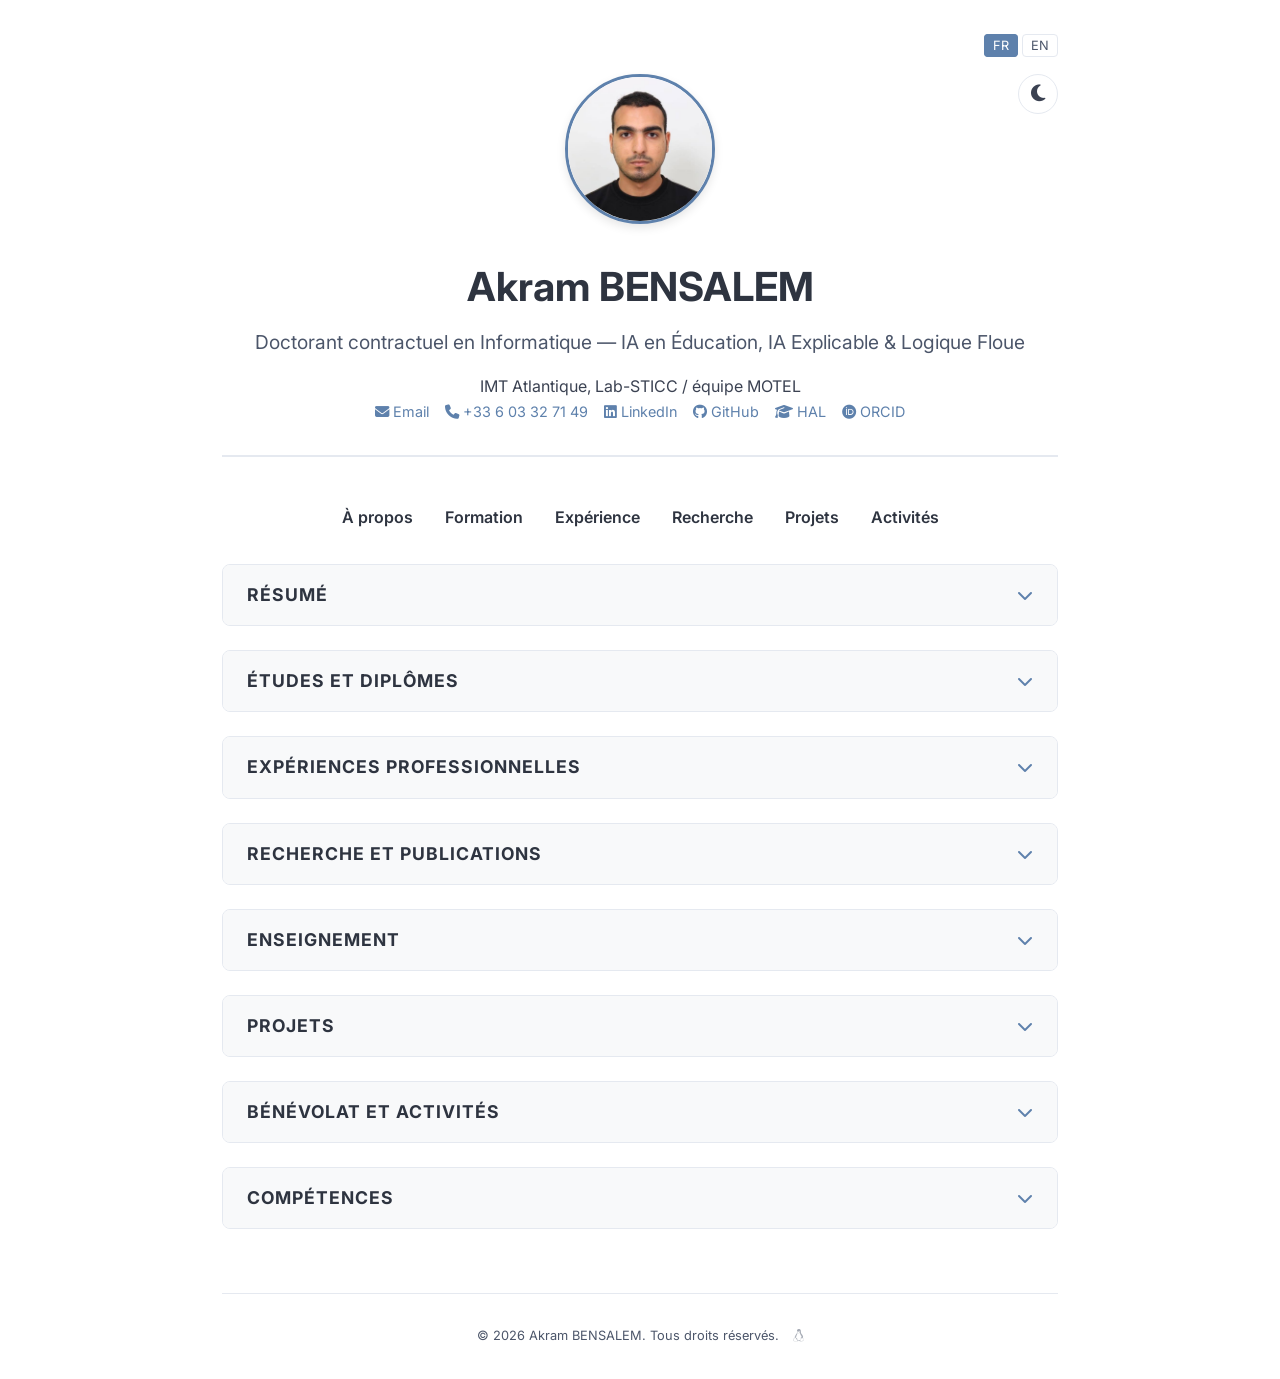
<file: index.html>
<!DOCTYPE html>
<html lang="fr">
<head>
    <meta charset="UTF-8">
    <meta name="viewport" content="width=device-width, initial-scale=1.0">
    <meta name="google-site-verification" content="VL-_S4IB45gF0ubqnOLcpD05J_iq4og1DJd984KkzLA" />
    <title>Akram BENSALEM - Doctorant en Informatique | IA & Éducation</title>
    <meta name="description" content="Site personnel académique d'Akram BENSALEM, doctorant à IMT Atlantique. Spécialiste en IA explicable, logique floue et analyse de données éducatives.">
    <meta name="keywords" content="Akram BENSALEM, IA, Education, XAI, Logique Floue, IMT Atlantique, Lab-STICC, Informatique">
    <link rel="stylesheet" href="style.css">
    <link rel="stylesheet" href="https://cdnjs.cloudflare.com/ajax/libs/font-awesome/6.4.0/css/all.min.css">
    <link rel="preconnect" href="https://fonts.googleapis.com">
    <link rel="preconnect" href="https://fonts.gstatic.com" crossorigin>
    <link href="https://fonts.googleapis.com/css2?family=Inter:wght@400;600;700&display=swap" rel="stylesheet">
    <link rel="alternate" hreflang="fr" href="https://akrambensalem.me/index.html" />
    <link rel="alternate" hreflang="en" href="https://akrambensalem.me/en.html" />
    <link rel="alternate" hreflang="x-default" href="https://akrambensalem.me/index.html" />
</head>
<body>
    <div class="lang-switch">
        <a href="index.html" class="active">FR</a>
        <a href="en.html">EN</a>
    </div>

    <header>
        <button class="theme-toggle" id="theme-toggle" title="Changer de mode">
            <i class="fas fa-moon"></i>
        </button>
        <img src="assets/profile.jpg" alt="Akram BENSALEM" class="profile-photo">
        <h1>Akram BENSALEM</h1>
        <p class="subtitle">Doctorant contractuel en Informatique — IA en Éducation, IA Explicable & Logique Floue</p>
        <p>IMT Atlantique, Lab-STICC / équipe MOTEL</p>
        <div class="contact-info">
            <a href="mailto:akram.bensalem@imt-atlantique.fr"><i class="fas fa-envelope"></i> Email</a>
            <a href="tel:+33603327149"><i class="fas fa-phone"></i> +33 6 03 32 71 49</a>
            <a href="https://linkedin.com/in/akrambensalem" target="_blank"><i class="fab fa-linkedin"></i> LinkedIn</a>
            <a href="https://github.com/AkramBensalem" target="_blank"><i class="fab fa-github"></i> GitHub</a>
            <a href="https://cv.hal.science/akram-bensalem" target="_blank"><i class="fas fa-graduation-cap"></i> HAL</a>
            <a href="https://orcid.org/0009-0000-8019-0577" target="_blank"><i class="fab fa-orcid"></i> ORCID</a>
        </div>
    </header>

    <nav>
        <a href="#about">À propos</a>
        <a href="#education">Formation</a>
        <a href="#experience">Expérience</a>
        <a href="#research">Recherche</a>
        <a href="#projects">Projets</a>
        <a href="#activities">Activités</a>
    </nav>

    <section id="about">
        <div class="section-header">
            <h2>Résumé</h2>
            <i class="fas fa-chevron-down"></i>
        </div>
        <div class="section-content">
            <p>Doctorant en informatique en fin de cursus, je me spécialise en IA explicable, en logique floue et en analyse de données. Je conçois des méthodes interprétables, centrées sur l'humain, pour transformer des données complexes en outils d'aide à la décision. Ma soutenance de thèse est prévue au plus tard fin octobre 2026.</p>
        </div>
    </section>

    <section id="education">
        <div class="section-header">
            <h2>Études et Diplômes</h2>
            <i class="fas fa-chevron-down"></i>
        </div>
        <div class="section-content">
            <div class="entry">
                <div class="entry-header">
                    <span class="entry-title">Doctorat en Informatique (contrat doctoral)</span>
                    <span class="entry-location">Brest, France | 2023 — Présent</span>
                </div>
                <div class="entry-details">IMT Atlantique • Lab-STICC / équipe MOTEL • École Doctorale SPIN</div>
                <p><strong>Thèse :</strong> Comprendre et expliquer les inégalités éducatives numériques à l'aide de méthodes de fouille de données et d'apprentissage.</p>
                <p><small>Sous la direction du Pr. Grégory SMITS et l'encadrement de Mme Fahima DJELIL.</small></p>
            </div>
            <div class="entry">
                <div class="entry-header">
                    <span class="entry-title">Master en Informatique</span>
                    <span class="entry-location">Sidi Bel Abbes, Algérie | 2023</span>
                </div>
                <div class="entry-details">École Supérieure d'Informatique (ESI SBA)</div>
                <p>Formation orientée vers la recherche scientifique et l'innovation.</p>
            </div>
            <div class="entry">
                <div class="entry-header">
                    <span class="entry-title">Diplôme d'Ingénieur d'État en Informatique</span>
                    <span class="entry-location">Sidi Bel Abbes, Algérie | 2023</span>
                </div>
                <div class="entry-details">École Supérieure d'Informatique (ESI SBA) • Spécialité ISI</div>
            </div>
        </div>
    </section>

    <section id="experience">
        <div class="section-header">
            <h2>Expériences Professionnelles</h2>
            <i class="fas fa-chevron-down"></i>
        </div>
        <div class="section-content">
            <div class="entry">
                <div class="entry-header">
                    <span class="entry-title">Séjour de recherche doctoral</span>
                    <span class="entry-location">Paris, France | Jan. 2026 — Fév. 2026</span>
                </div>
                <div class="entry-details">Sorbonne Université — LIP6 / équipe LFI</div>
                <p><small>Sous la direction du Pr. Marie-Jeanne Lesot</small></p>
                <ul>
                    <li>Étude des explications contrefactuelles alignées sur l'expertise métier.</li>
                    <li>Projet de recherche sur la perceptibilité des explications pour les experts.</li>
                </ul>
            </div>
            <div class="entry">
                <div class="entry-header">
                    <span class="entry-title">Stage PFE — Algorithmes de supervision</span>
                    <span class="entry-location">Lannion, France | Avr. 2023 — Sept. 2023</span>
                </div>
                <div class="entry-details">Nokia Bell Labs</div>
                <ul>
                    <li>Conception d'un système de cache intelligent en Edge Cloud pour véhicules connectés.</li>
                    <li>Développement de modèles de prédiction basés sur des séries temporelles.</li>
                    <li>Publication acceptée à la conférence SSDBM 2024.</li>
                </ul>
            </div>
            <div class="entry">
                <div class="entry-header">
                    <span class="entry-title">Développeur Backend (Java/Spring Boot)</span>
                    <span class="entry-location">Distance | Déc. 2022 — Mar. 2023</span>
                </div>
                <div class="entry-details">STRABL (Temps partiel)</div>
                <ul>
                    <li>Conception et développement d'APIs pour flux de paiement.</li>
                    <li>Intégration de solutions e-commerce et choix d'architecture.</li>
                </ul>
            </div>
        </div>
    </section>

    <section id="research">
        <div class="section-header">
            <h2>Recherche et Publications</h2>
            <i class="fas fa-chevron-down"></i>
        </div>
        <div class="section-content">
            <p><strong>Domaines :</strong> Human-Centred AI, Fuzzy logic, Explainable AI (XAI), IA en Éducation.</p>
            
            <h3>Axes principaux</h3>
            <ul>
                <li><strong>Vocabulaires flous :</strong> Mesure des désaccords entre experts et impact sur la modélisation.</li>
                <li><strong>XAI :</strong> Algorithme DiCE_GI pour des explications contrefactuelles diversifiées.</li>
                <li><strong>Aide à la décision :</strong> Tableaux de bord pour le système éducatif (Projet GTNum GoData).</li>
            </ul>

            <h3>Publications Scientifiques</h3>
            <div class="publications">
                <ol reversed>
                    <li><strong>Bensalem, A.</strong>, Djelil, F., Lesot, M. J., & Smits, G. (2026). Diversified and Perceptible Counterfactual Examples Leveraging Expert Knowledge. <em>SUM 2026</em>. (Soumis)</li>
                    <li><strong>Bensalem, A.</strong>, Djelil, F., & Smits, G. (2026). DiCE_GI: Diversified Counterfactual Explanations for a Group of Instances. <em>XAI-2026</em>, Fortaleza, Brésil.</li>
                    <li><strong>Bensalem, A.</strong>, Smits, G., Djelil, F., & Lesot, M. J. (2025). Measuring Disagreements between Fuzzy Linguistic Vocabularies in Expert-Driven Data Analysis. <em>FUZZ-IEEE 2025</em>.</li>
                    <li><strong>Bensalem, A.</strong>, Djelil, F., Lesot, M. J., & Smits, G. (2025). Mesurer le désaccord entre vocabulaires d'experts et son impact sur l'analyse de données. <em>LFA 2025</em>.</li>
                    <li><strong>Bensalem, A.</strong>, d'Orazio, L., Lallet, J., & Enrici, A. (2024). VG-Prefetcher Cache: Towards Edge-Based Time Series Data Management Using Visibility Graph Prefetching. <em>SSDBM 2024</em>.</li>
                </ol>
            </div>
        </div>
    </section>

    <section id="teaching">
        <div class="section-header">
            <h2>Enseignement</h2>
            <i class="fas fa-chevron-down"></i>
        </div>
        <div class="section-content">
            <p>Depuis 2023, j'enseigne à IMT Atlantique (environ 91h) :</p>
            <ul>
                <li><strong>Python et Programmation Orientée Objet</strong> (Cours/TD/TP)</li>
                <li><strong>Architecture des applications Web</strong> (TP/Projets Java/Spring Boot)</li>
                <li><strong>Web sémantique et Web de données</strong> (Encadrement de projets)</li>
                <li><strong>Analyse de données éducatives</strong> (Projet PRONTO)</li>
            </ul>
        </div>
    </section>

    <section id="projects">
        <div class="section-header">
            <h2>Projets</h2>
            <i class="fas fa-chevron-down"></i>
        </div>
        <div class="section-content">
            <ul>
                <li><strong><a href="https://gitlab.imt-atlantique.fr/godata-gtnum/prototype" target="_blank">Daside</a></strong> : Prototype d'aide à la décision pour l'Académie de Rennes.</li>
                <li><strong><a href="https://plugins.jetbrains.com/plugin/30897-document-converter" target="_blank">DocumentConverter</a></strong> : Outil open-source JetBrains pour la conversion de PDF (>100 téléchargements).</li>
                <li><strong>DiCE_f & DiCE-GI</strong> : Prototypes de recherche sur les explications contrefactuelles.</li>
            </ul>
        </div>
    </section>

    <section id="activities">
        <div class="section-header">
            <h2>Bénévolat et Activités</h2>
            <i class="fas fa-chevron-down"></i>
        </div>
        <div class="section-content">
            <ul>
                <li><strong>KotlinConf 2024</strong> : Bénévole lors de la conférence annuelle (Copenhague, Danemark).</li>
                <li><strong>Visite d'entreprises</strong> : Accompagnement d'étudiants chez Orange Labs et Ekinops.</li>
                <li><strong>Surveillance d'examen</strong> : Modules de gestion de données et architecture.</li>
            </ul>
        </div>
    </section>

    <section id="skills">
        <div class="section-header">
            <h2>Compétences</h2>
            <i class="fas fa-chevron-down"></i>
        </div>
        <div class="section-content">
            <div class="skills-grid">
                <div class="skill-category">
                    <strong>IA & Données</strong>
                    <p>XAI, Logique Floue, Apprentissage Statistique, Théorie des Graphes</p>
                </div>
                <div class="skill-category">
                    <strong>Développement</strong>
                    <p>Python, Java/Kotlin, R, JavaScript, Bash</p>
                </div>
                <div class="skill-category">
                    <strong>Frameworks</strong>
                    <p>Spring Boot, Vue.js, TensorFlow, PyTorch, Docker</p>
                </div>
                <div class="skill-category">
                    <strong>Langues</strong>
                    <p>Français (Courant), Anglais (Avancé), Arabe (Maternel)</p>
                </div>
            </div>
        </div>
    </section>

    <footer>
        <p>&copy; 2026 Akram BENSALEM. Tous droits réservés. <i class="fab fa-linux secret-penguin" id="secret-penguin" style="cursor: pointer; opacity: 0.5; margin-left: 10px;"></i></p>
    </footer>

    <script>
        // Theme Toggle
        const themeToggle = document.getElementById('theme-toggle');
        const body = document.body;
        const icon = themeToggle.querySelector('i');

        // Load saved theme
        const savedTheme = localStorage.getItem('theme');
        if (savedTheme) {
            body.setAttribute('data-theme', savedTheme);
            updateThemeIcon(savedTheme);
        }

        themeToggle.addEventListener('click', () => {
            const currentTheme = body.getAttribute('data-theme');
            const newTheme = currentTheme === 'dark' ? 'light' : 'dark';
            
            body.setAttribute('data-theme', newTheme);
            localStorage.setItem('theme', newTheme);
            updateThemeIcon(newTheme);
        });

        function updateThemeIcon(theme) {
            if (theme === 'dark') {
                icon.classList.remove('fa-moon');
                icon.classList.add('fa-sun');
            } else {
                icon.classList.remove('fa-sun');
                icon.classList.add('fa-moon');
            }
        }

        // Collapsible Sections
        const sections = document.querySelectorAll('section');
        sections.forEach(section => {
            const header = section.querySelector('.section-header');
            header.addEventListener('click', () => {
                section.classList.toggle('active');
            });
        });

        // Expand section on nav click
        document.querySelectorAll('nav a').forEach(anchor => {
            anchor.addEventListener('click', function(e) {
                const targetId = this.getAttribute('href').substring(1);
                const targetSection = document.getElementById(targetId);
                if (targetSection) {
                    targetSection.classList.add('active');
                }
            });
        });

        // Secret Penguin Logic
        document.getElementById('secret-penguin').addEventListener('click', () => {
            const pin = prompt('Un endroit reservé pour les pingouins seulement :');
            if (pin === '10-11-2023') {
                window.location.href = 'pingouin.html';
            } else if (pin !== null) {
                alert('Code incorrect, mon pingouin !');
            }
        });
    </script>
</body>
</html>
</file>
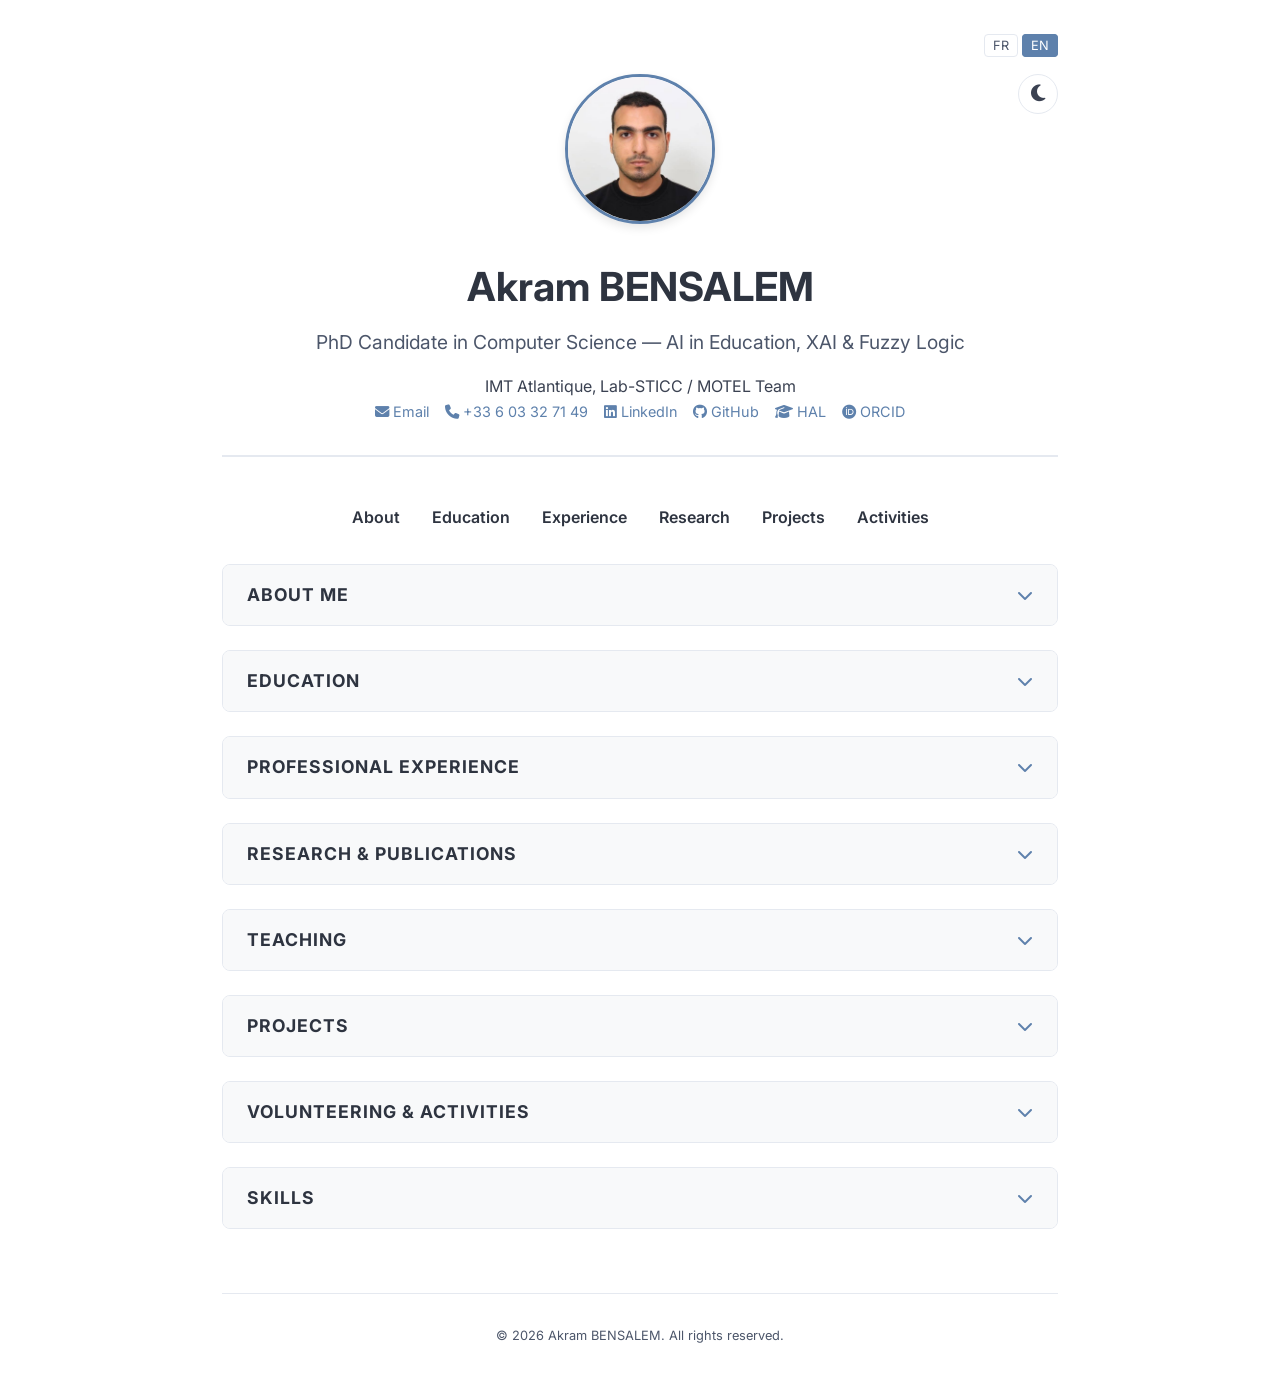
<file: en.html>
<!DOCTYPE html>
<html lang="en">
<head>
    <meta charset="UTF-8">
    <meta name="viewport" content="width=device-width, initial-scale=1.0">
    <title>Akram BENSALEM - PhD Candidate in Computer Science | AI & Education</title>
    <meta name="description" content="Academic personal website of Akram BENSALEM, PhD student at IMT Atlantique. Specialized in Explainable AI (XAI), Fuzzy Logic, and Educational Data Analysis.">
    <meta name="keywords" content="Akram BENSALEM, AI, Education, XAI, Fuzzy Logic, IMT Atlantique, Lab-STICC, Computer Science">
    <link rel="stylesheet" href="style.css">
    <link rel="stylesheet" href="https://cdnjs.cloudflare.com/ajax/libs/font-awesome/6.4.0/css/all.min.css">
    <link rel="preconnect" href="https://fonts.googleapis.com">
    <link rel="preconnect" href="https://fonts.gstatic.com" crossorigin>
    <link href="https://fonts.googleapis.com/css2?family=Inter:wght@400;600;700&display=swap" rel="stylesheet">
    <link rel="alternate" hreflang="fr" href="https://akrambensalem.me/index.html" />
    <link rel="alternate" hreflang="en" href="https://akrambensalem.me/en.html" />
    <link rel="alternate" hreflang="x-default" href="https://akrambensalem.me/index.html" />
</head>
<body>
    <div class="lang-switch">
        <a href="index.html">FR</a>
        <a href="en.html" class="active">EN</a>
    </div>

    <header>
        <button class="theme-toggle" id="theme-toggle" title="Toggle dark mode">
            <i class="fas fa-moon"></i>
        </button>
        <img src="assets/profile.jpg" alt="Akram BENSALEM" class="profile-photo">
        <h1>Akram BENSALEM</h1>
        <p class="subtitle">PhD Candidate in Computer Science — AI in Education, XAI & Fuzzy Logic</p>
        <p>IMT Atlantique, Lab-STICC / MOTEL Team</p>
        <div class="contact-info">
            <a href="mailto:akram.bensalem@imt-atlantique.fr"><i class="fas fa-envelope"></i> Email</a>
            <a href="tel:+33603327149"><i class="fas fa-phone"></i> +33 6 03 32 71 49</a>
            <a href="https://linkedin.com/in/akrambensalem" target="_blank"><i class="fab fa-linkedin"></i> LinkedIn</a>
            <a href="https://github.com/AkramBensalem" target="_blank"><i class="fab fa-github"></i> GitHub</a>
            <a href="https://cv.hal.science/akram-bensalem" target="_blank"><i class="fas fa-graduation-cap"></i> HAL</a>
            <a href="https://orcid.org/0009-0000-8019-0577" target="_blank"><i class="fab fa-orcid"></i> ORCID</a>
        </div>
    </header>

    <nav>
        <a href="#about">About</a>
        <a href="#education">Education</a>
        <a href="#experience">Experience</a>
        <a href="#research">Research</a>
        <a href="#projects">Projects</a>
        <a href="#activities">Activities</a>
    </nav>

    <section id="about">
        <div class="section-header">
            <h2>About Me</h2>
            <i class="fas fa-chevron-down"></i>
        </div>
        <div class="section-content">
            <p>Currently in the final year of my PhD in Computer Science, I specialize in Explainable AI (XAI), Fuzzy Logic, and Data Analysis. I design interpretable, human-centered methods to transform complex data into decision support tools. My thesis defense is scheduled for late October 2026.</p>
        </div>
    </section>

    <section id="education">
        <div class="section-header">
            <h2>Education</h2>
            <i class="fas fa-chevron-down"></i>
        </div>
        <div class="section-content">
            <div class="entry">
                <div class="entry-header">
                    <span class="entry-title">PhD in Computer Science</span>
                    <span class="entry-location">Brest, France | 2023 — Present</span>
                </div>
                <div class="entry-details">IMT Atlantique • Lab-STICC / MOTEL team • SPIN Doctoral School</div>
                <p><strong>Thesis:</strong> Understanding and explaining digital educational inequalities using data mining and machine learning methods.</p>
                <p><small>Advised by Prof. Grégory SMITS and co-supervised by Fahima DJELIL.</small></p>
            </div>
            <div class="entry">
                <div class="entry-header">
                    <span class="entry-title">Master in Computer Science</span>
                    <span class="entry-location">Sidi Bel Abbes, Algeria | 2023</span>
                </div>
                <div class="entry-details">Higher School of Computer Science (ESI SBA)</div>
                <p>Focus on scientific research, innovation, and R&D methodology.</p>
            </div>
            <div class="entry">
                <div class="entry-header">
                    <span class="entry-title">Engineer's Degree in Computer Science</span>
                    <span class="entry-location">Sidi Bel Abbes, Algeria | 2023</span>
                </div>
                <div class="entry-details">Higher School of Computer Science (ESI SBA) • ISI Specialization</div>
            </div>
        </div>
    </section>

    <section id="experience">
        <div class="section-header">
            <h2>Professional Experience</h2>
            <i class="fas fa-chevron-down"></i>
        </div>
        <div class="section-content">
            <div class="entry">
                <div class="entry-header">
                    <span class="entry-title">Doctoral Research Stay</span>
                    <span class="entry-location">Paris, France | Jan. 2026 — Feb. 2026</span>
                </div>
                <div class="entry-details">Sorbonne University — LIP6 / LFI team</div>
                <ul>
                    <li>Study of counterfactual explanations aligned with domain expertise.</li>
                    <li>Research project on the perceptibility of counterfactuals for experts.</li>
                </ul>
            </div>
            <div class="entry">
                <div class="entry-header">
                    <span class="entry-title">Graduation Internship — Monitoring Algorithms</span>
                    <span class="entry-location">Lannion, France | Apr. 2023 — Sept. 2023</span>
                </div>
                <div class="entry-details">Nokia Bell Labs</div>
                <ul>
                    <li>Designed an intelligent Edge Cloud caching system for connected vehicles.</li>
                    <li>Developed time-series prediction models to anticipate data needs.</li>
                    <li>Paper accepted for publication at the SSDBM 2024 conference.</li>
                </ul>
            </div>
            <div class="entry">
                <div class="entry-header">
                    <span class="entry-title">Backend Developer (Java/Spring Boot)</span>
                    <span class="entry-location">Remote | Dec. 2022 — Mar. 2023</span>
                </div>
                <div class="entry-details">STRABL (Part-time)</div>
                <ul>
                    <li>Designed and developed APIs for payment flows.</li>
                    <li>Integrated "Try Before You Buy" solutions and contributed to backend architecture.</li>
                </ul>
            </div>
        </div>
    </section>

    <section id="research">
        <div class="section-header">
            <h2>Research & Publications</h2>
            <i class="fas fa-chevron-down"></i>
        </div>
        <div class="section-content">
            <p><strong>Fields:</strong> Human-Centred AI, Fuzzy Logic, Explainable AI (XAI), AI in Education.</p>
            
            <h3>Research Topics</h3>
            <ul>
                <li><strong>Fuzzy Vocabularies:</strong> Measuring disagreements between experts and their impact on data modeling.</li>
                <li><strong>XAI:</strong> DiCE_GI algorithm for generating diversified counterfactual explanations for groups of instances.</li>
                <li><strong>Decision Support:</strong> Visualisation tools for the French educational system (GTNum GoData project).</li>
            </ul>

            <h3>Scientific Publications</h3>
            <div class="publications">
                <ol reversed>
                    <li><strong>Bensalem, A.</strong>, Djelil, F., Lesot, M. J., & Smits, G. (2026). Diversified and Perceptible Counterfactual Examples Leveraging Expert Knowledge. <em>SUM 2026</em>. (Submitted)</li>
                    <li><strong>Bensalem, A.</strong>, Djelil, F., & Smits, G. (2026). DiCE_GI: Diversified Counterfactual Explanations for a Group of Instances. <em>XAI-2026</em>, Fortaleza, Brazil.</li>
                    <li><strong>Bensalem, A.</strong>, Smits, G., Djelil, F., & Lesot, M. J. (2025). Measuring Disagreements between Fuzzy Linguistic Vocabularies in Expert-Driven Data Analysis. <em>FUZZ-IEEE 2025</em>.</li>
                    <li><strong>Bensalem, A.</strong>, Djelil, F., Lesot, M. J., & Smits, G. (2025). Measuring the disagreement between expert vocabularies and its impact on data analysis (In French). <em>LFA 2025</em>.</li>
                    <li><strong>Bensalem, A.</strong>, d'Orazio, L., Lallet, J., & Enrici, A. (2024). VG-Prefetcher Cache: Towards Edge-Based Time Series Data Management Using Visibility Graph Prefetching. <em>SSDBM 2024</em>.</li>
                </ol>
            </div>
        </div>
    </section>

    <section id="teaching">
        <div class="section-header">
            <h2>Teaching</h2>
            <i class="fas fa-chevron-down"></i>
        </div>
        <div class="section-content">
            <p>Since 2023, I have been teaching at IMT Atlantique (~91 hours):</p>
            <ul>
                <li><strong>Python & Object-Oriented Programming</strong> (Course/Lab)</li>
                <li><strong>Web Application Architecture</strong> (Java/Spring Boot Projects)</li>
                <li><strong>Semantic Web & Web of Data</strong> (Project supervision)</li>
                <li><strong>Educational Data Analysis</strong> (PRONTO Project)</li>
            </ul>
        </div>
    </section>

    <section id="projects">
        <div class="section-header">
            <h2>Projects</h2>
            <i class="fas fa-chevron-down"></i>
        </div>
        <div class="section-content">
            <ul>
                <li><strong><a href="https://gitlab.imt-atlantique.fr/godata-gtnum/prototype" target="_blank">Daside</a></strong>: Decision support prototype for the Academy of Rennes.</li>
                <li><strong><a href="https://plugins.jetbrains.com/plugin/30897-document-converter" target="_blank">DocumentConverter</a></strong>: Open-source JetBrains tool for PDF conversion (>100 downloads).</li>
                <li><strong>DiCE_f & DiCE-GI</strong>: Research prototypes for counterfactual explanations.</li>
            </ul>
        </div>
    </section>

    <section id="activities">
        <div class="section-header">
            <h2>Volunteering & Activities</h2>
            <i class="fas fa-chevron-down"></i>
        </div>
        <div class="section-content">
            <ul>
                <li><strong>KotlinConf 2024</strong>: Volunteer at the annual conference (Copenhagen, Denmark).</li>
                <li><strong>Company Visits</strong>: Accompanied students to Orange Labs and Ekinops.</li>
                <li><strong>Exam Supervision</strong>: Data management and architecture modules.</li>
            </ul>
        </div>
    </section>

    <section id="skills">
        <div class="section-header">
            <h2>Skills</h2>
            <i class="fas fa-chevron-down"></i>
        </div>
        <div class="section-content">
            <div class="skills-grid">
                <div class="skill-category">
                    <strong>AI & Data</strong>
                    <p>XAI, Fuzzy Logic, Statistical Learning, Graph Theory</p>
                </div>
                <div class="skill-category">
                    <strong>Development</strong>
                    <p>Python, Java/Kotlin, R, JavaScript, Bash</p>
                </div>
                <div class="skill-category">
                    <strong>Frameworks</strong>
                    <p>Spring Boot, Vue.js, TensorFlow, PyTorch, Docker</p>
                </div>
                <div class="skill-category">
                    <strong>Languages</strong>
                    <p>English (Advanced), French (Fluent), Arabic (Native)</p>
                </div>
            </div>
        </div>
    </section>

    <footer>
        <p>&copy; 2026 Akram BENSALEM. All rights reserved.</p>
    </footer>

    <script>
        // Theme Toggle
        const themeToggle = document.getElementById('theme-toggle');
        const body = document.body;
        const icon = themeToggle.querySelector('i');

        // Load saved theme
        const savedTheme = localStorage.getItem('theme');
        if (savedTheme) {
            body.setAttribute('data-theme', savedTheme);
            updateThemeIcon(savedTheme);
        }

        themeToggle.addEventListener('click', () => {
            const currentTheme = body.getAttribute('data-theme');
            const newTheme = currentTheme === 'dark' ? 'light' : 'dark';
            
            body.setAttribute('data-theme', newTheme);
            localStorage.setItem('theme', newTheme);
            updateThemeIcon(newTheme);
        });

        function updateThemeIcon(theme) {
            if (theme === 'dark') {
                icon.classList.remove('fa-moon');
                icon.classList.add('fa-sun');
            } else {
                icon.classList.remove('fa-sun');
                icon.classList.add('fa-moon');
            }
        }

        // Collapsible Sections
        const sections = document.querySelectorAll('section');
        sections.forEach(section => {
            const header = section.querySelector('.section-header');
            header.addEventListener('click', () => {
                section.classList.toggle('active');
            });
        });

        // Expand section on nav click
        document.querySelectorAll('nav a').forEach(anchor => {
            anchor.addEventListener('click', function(e) {
                const targetId = this.getAttribute('href').substring(1);
                const targetSection = document.getElementById(targetId);
                if (targetSection) {
                    targetSection.classList.add('active');
                }
            });
        });
    </script>
</body>
</html>
</file>
<file: style.css>
:root {
    --primary-color: #2e3440;
    --secondary-color: #4c566a;
    --accent-color: #5e81ac;
    --text-color: #3b4252;
    --bg-color: #ffffff;
    --light-bg: #f8f9fa;
    --border-color: #e5e9f0;
    --card-bg: #ffffff;
}

[data-theme="dark"] {
    --primary-color: #eceff4;
    --secondary-color: #d8dee9;
    --accent-color: #88c0d0;
    --text-color: #e5e9f0;
    --bg-color: #2e3440;
    --light-bg: #3b4252;
    --border-color: #4c566a;
    --card-bg: #3b4252;
}

* {
    box-sizing: border-box;
    margin: 0;
    padding: 0;
    transition: background-color 0.3s, color 0.3s;
    -webkit-tap-highlight-color: transparent;
}

body {
    font-family: 'Inter', -apple-system, BlinkMacSystemFont, "Segoe UI", Roboto, Helvetica, Arial, sans-serif;
    line-height: 1.6;
    color: var(--text-color);
    background-color: var(--bg-color);
    max-width: 900px;
    margin: 0 auto;
    padding: 2rem;
    overflow-x: hidden;
}

header {
    text-align: center;
    margin-bottom: 3rem;
    border-bottom: 2px solid var(--border-color);
    padding-bottom: 2rem;
    position: relative;
}

.profile-photo {
    width: 150px;
    height: 150px;
    border-radius: 50%;
    object-fit: cover;
    margin-bottom: 1.5rem;
    border: 3px solid var(--accent-color);
    box-shadow: 0 4px 10px rgba(0,0,0,0.1);
}

.theme-toggle {
    position: absolute;
    top: 0;
    right: 0;
    background: none;
    border: 1px solid var(--border-color);
    color: var(--text-color);
    padding: 0.5rem;
    border-radius: 50%;
    cursor: pointer;
    width: 40px;
    height: 40px;
    display: flex;
    align-items: center;
    justify-content: center;
    font-size: 1.2rem;
}

.theme-toggle:hover {
    background-color: var(--light-bg);
}

header h1 {
    color: var(--primary-color);
    font-size: 2.5rem;
    margin-bottom: 0.5rem;
}

.subtitle {
    font-size: 1.2rem;
    color: var(--secondary-color);
    margin-bottom: 1rem;
}

.contact-info {
    display: flex;
    justify-content: center;
    flex-wrap: wrap;
    gap: 1rem;
    font-size: 0.9rem;
}

.contact-info a {
    color: var(--accent-color);
    text-decoration: none;
}

.contact-info a:hover {
    text-decoration: underline;
}

nav {
    display: flex;
    justify-content: center;
    gap: 2rem;
    margin-bottom: 2rem;
    font-weight: 600;
}

nav a {
    color: var(--primary-color);
    text-decoration: none;
    border-bottom: 2px solid transparent;
}

nav a:hover {
    border-bottom-color: var(--accent-color);
}

.lang-switch {
    text-align: right;
    margin-bottom: 1rem;
}

.lang-switch a {
    font-size: 0.8rem;
    text-decoration: none;
    color: var(--secondary-color);
    padding: 0.2rem 0.5rem;
    border: 1px solid var(--border-color);
    border-radius: 4px;
}

.lang-switch a.active {
    background-color: var(--accent-color);
    color: white;
    border-color: var(--accent-color);
}

section {
    margin-bottom: 1.5rem;
    border: 1px solid var(--border-color);
    border-radius: 8px;
    overflow: hidden;
    background-color: var(--card-bg);
}

.section-header {
    background-color: var(--light-bg);
    padding: 1rem 1.5rem;
    cursor: pointer;
    display: flex;
    justify-content: space-between;
    align-items: center;
    user-select: none;
    gap: 1rem;
}

.section-header h2 {
    margin-bottom: 0;
    border-left: none;
    padding-left: 0;
}

.section-header i {
    transition: transform 0.3s;
    color: var(--accent-color);
}

.section-content {
    padding: 1.5rem;
    display: none;
}

section.active .section-content {
    display: block;
}

section.active .section-header i {
    transform: rotate(180deg);
}

h2 {
    color: var(--primary-color);
    text-transform: uppercase;
    font-size: 1.1rem;
    letter-spacing: 1px;
    font-weight: 700;
}

.entry {
    margin-bottom: 1.5rem;
}

.entry-header {
    display: flex;
    justify-content: space-between;
    align-items: baseline;
    margin-bottom: 0.2rem;
}

.entry-title {
    font-weight: 700;
    color: var(--primary-color);
}

.entry-location {
    font-size: 0.9rem;
    color: var(--secondary-color);
}

.entry-details {
    font-size: 0.95rem;
    font-style: italic;
    color: var(--secondary-color);
    margin-bottom: 0.5rem;
}

ul {
    margin-left: 1.5rem;
    margin-bottom: 1rem;
}

li {
    margin-bottom: 0.3rem;
}

.publications ol {
    margin-left: 1.5rem;
}

.publications li {
    margin-bottom: 1rem;
}

.skills-grid {
    display: grid;
    grid-template-columns: repeat(auto-fit, minmax(250px, 1fr));
    gap: 1.5rem;
}

.skill-category strong {
    display: block;
    margin-bottom: 0.5rem;
}

footer {
    text-align: center;
    margin-top: 4rem;
    padding-top: 2rem;
    border-top: 1px solid var(--border-color);
    font-size: 0.8rem;
    color: var(--secondary-color);
}

@media (max-width: 768px) {
    body {
        padding: 1.5rem 1rem;
    }

    header {
        margin-bottom: 2rem;
        padding-bottom: 1.5rem;
    }

    header h1 {
        font-size: 2rem;
    }

    .subtitle {
        font-size: 1.1rem;
    }

    nav {
        gap: 0.8rem;
        flex-wrap: wrap;
        margin-bottom: 1.5rem;
        justify-content: center;
    }

    nav a {
        font-size: 0.9rem;
        padding: 0.3rem 0.6rem;
        background-color: var(--light-bg);
        border-radius: 4px;
        border: 1px solid var(--border-color);
        transition: all 0.2s;
    }

    nav a:active {
        background-color: var(--accent-color);
        color: white;
    }

    .lang-switch {
        text-align: center;
        margin-bottom: 1.5rem;
    }

    .lang-switch a {
        padding: 0.3rem 0.8rem;
    }

    .contact-info {
        gap: 0.8rem;
        width: 100%;
        justify-content: center;
    }

    .section-header {
        padding: 0.8rem 1.2rem;
    }

    .section-content {
        padding: 1.2rem;
    }

    .entry-header {
        flex-direction: column;
        gap: 0.3rem;
        align-items: flex-start;
    }
}

@media (max-width: 480px) {
    body {
        padding: 1rem 0.75rem;
    }

    header h1 {
        font-size: 1.6rem;
        word-wrap: break-word;
    }

    .profile-photo {
        width: 110px;
        height: 110px;
    }

    .subtitle {
        font-size: 1rem;
        padding: 0 0.5rem;
    }

    nav {
        gap: 0.5rem;
        display: grid;
        grid-template-columns: repeat(2, 1fr);
    }

    nav a {
        font-size: 0.8rem;
        padding: 0.5rem 0.2rem;
        text-align: center;
    }

    .entry-location {
        font-size: 0.85rem;
    }

    .theme-toggle {
        width: 35px;
        height: 35px;
        font-size: 1rem;
        top: 0;
        right: 0;
    }
    
    .lang-switch {
        text-align: center;
        margin-bottom: 1.5rem;
    }

    .lang-switch a {
        padding: 0.4rem 1rem;
        font-size: 0.9rem;
    }
}

/* Secret Penguin */
.secret-penguin {
    transition: all 0.3s ease;
}

.secret-penguin:hover {
    opacity: 1 !important;
    transform: scale(1.2);
    color: var(--accent-color);
}
</file>
